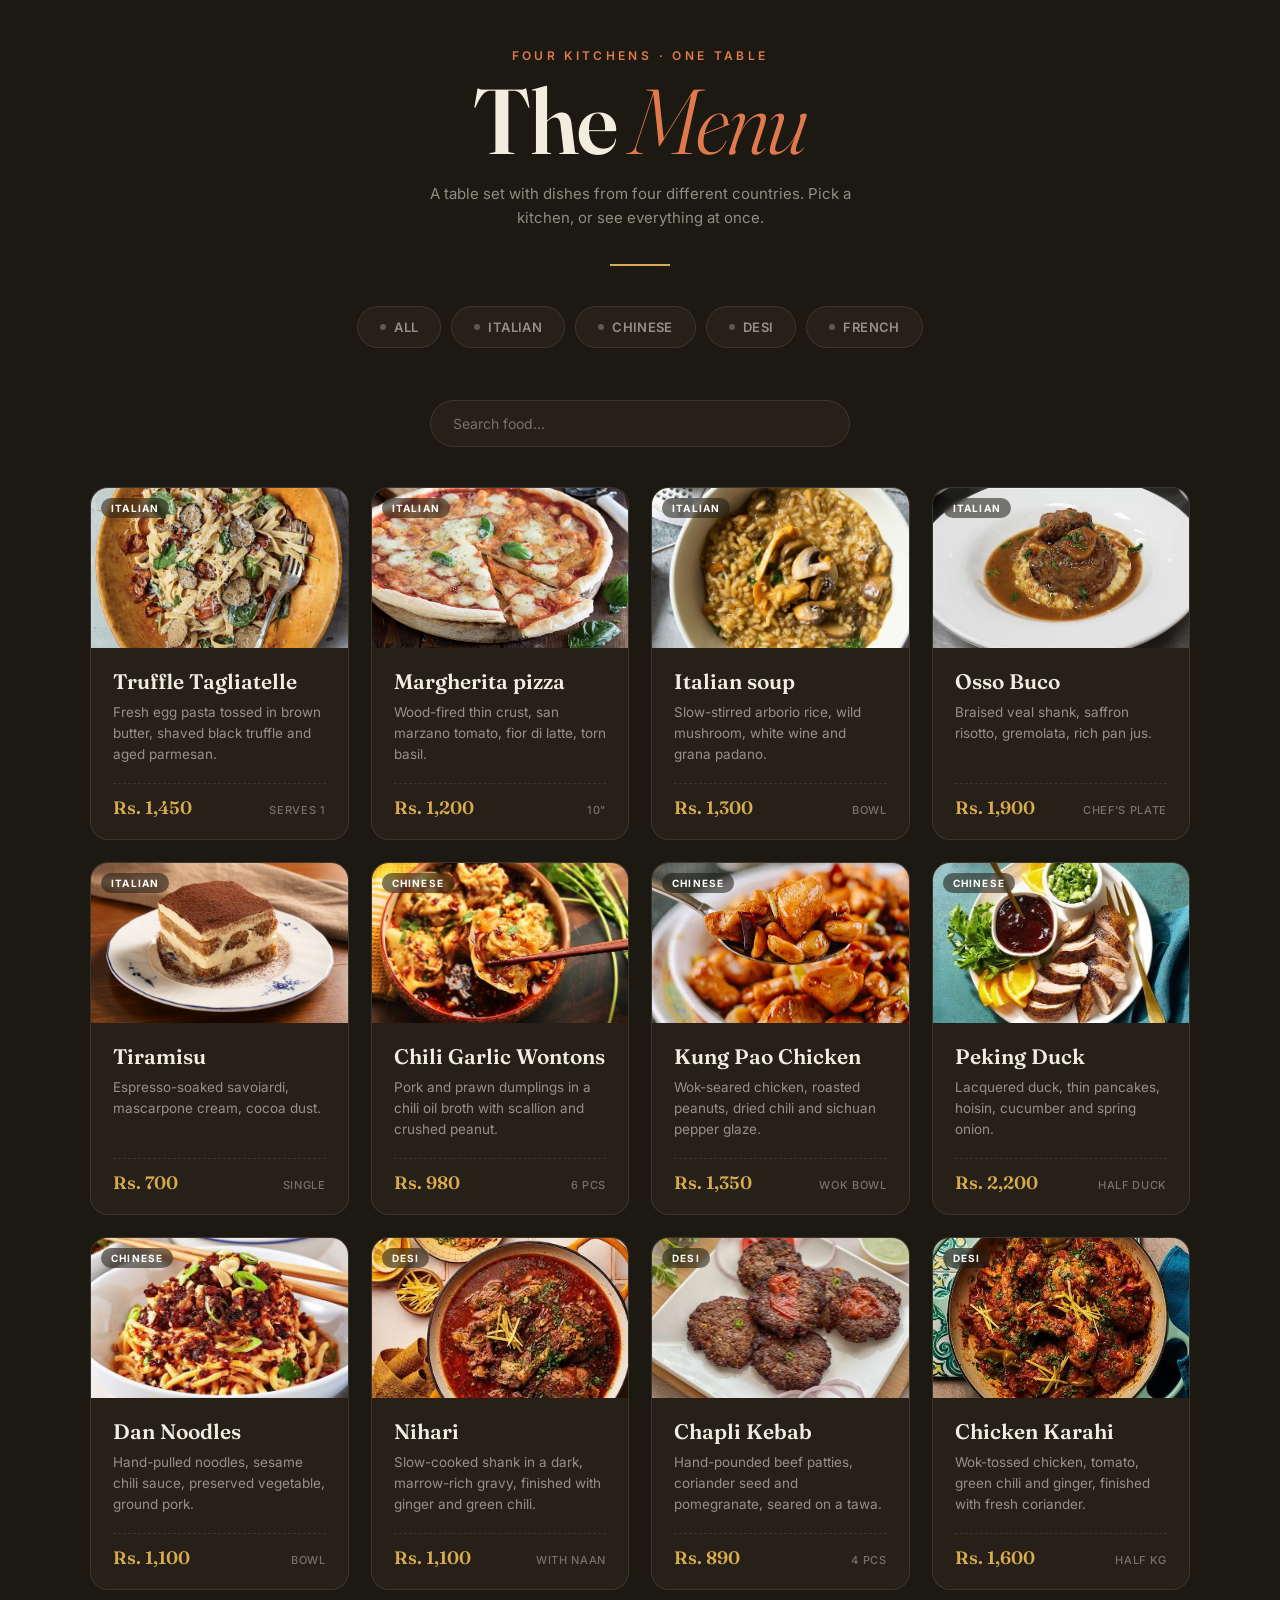
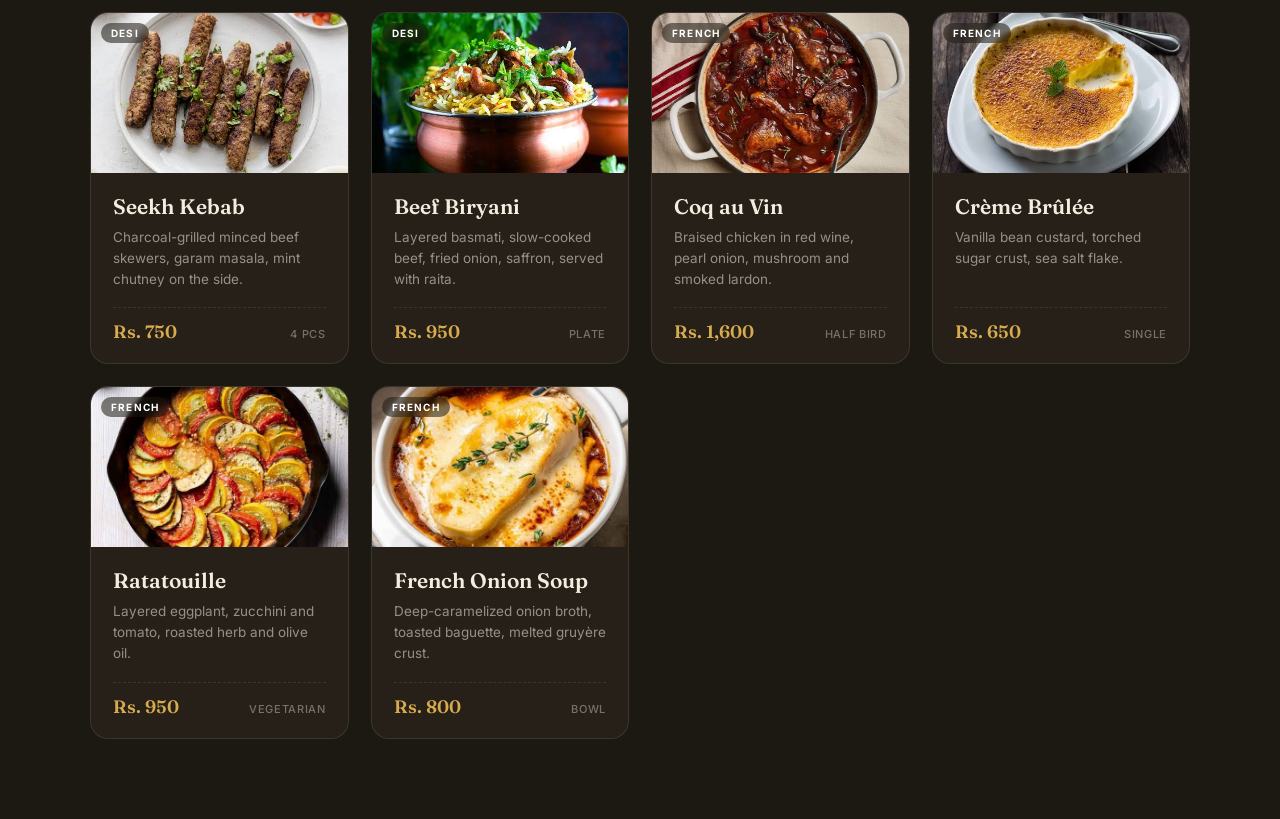
<file: Food Menu/index.html>
<!DOCTYPE html>
<html lang="en">

<head>
    <meta charset="UTF-8">
    <meta name="viewport" content="width=device-width, initial-scale=1.0">
    <title>The Menu</title>
    <link rel="preconnect" href="https://fonts.googleapis.com">
    <link
        href="https://fonts.googleapis.com/css2?family=Fraunces:opsz,wght@9..144,300;9..144,500;9..144,600;9..144,700&family=Inter:wght@400;500;600&display=swap"
        rel="stylesheet">
    <link rel="stylesheet" href="food.css">
</head>

<body>

    <div class="wrap">

        <div class="eyebrow">Four Kitchens · One Table</div>
        <h1 class="title">The <em>Menu</em></h1>
        <p class="sub">A table set with dishes from four different countries. Pick a kitchen, or see everything at once.
        </p>
        <div class="rule"></div>


        <!-- 
        <input type="radio" name="filter" id="f-all" checked>
        <input type="radio" name="filter" id="f-italian">
        <input type="radio" name="filter" id="f-chinese">
        <input type="radio" name="filter" id="f-desi">
        <input type="radio" name="filter" id="f-french"> -->

        <div class="tabs">
            <label id="all"><span class="dot"></span>All</label>
            <label id="italian"><span class="dot"></span>Italian</label>
            <label id="chinese"><span class="dot"></span>Chinese</label>
            <label id="desi"><span class="dot"></span>Desi</label>
            <label id="french"><span class="dot"></span>French</label>
        </div>
        <input type="text" id="search" class="search-bar" placeholder="Search food...">
        <div class="grid">


            <div class="card italian">
                <div class="thumb"><span class="tag">Italian</span><img src="./imgs/it1.webp" alt="Italian dish photo">
                </div>
                <div class="body">
                    <h3>Truffle Tagliatelle</h3>
                    <p>Fresh egg pasta tossed in brown butter, shaved black truffle and aged parmesan.</p>
                    <div class="price">Rs. 1,450 <span>Serves 1</span></div>
                </div>
            </div>

            <div class="card italian">
                <div class="thumb"><span class="tag">Italian</span><img src="./imgs/it2.jpg" alt="Italian dish photo">
                </div>
                <div class="body">
                    <h3>Margherita pizza</h3>
                    <p>Wood-fired thin crust, san marzano tomato, fior di latte, torn basil.</p>
                    <div class="price">Rs. 1,200 <span>10"</span></div>
                </div>
            </div>

            <div class="card italian">
                <div class="thumb"><span class="tag">Italian</span><img src="./imgs/it3.jpg" alt="Italian dish photo">
                </div>
                <div class="body">
                    <h3>Italian soup</h3>
                    <p>Slow-stirred arborio rice, wild mushroom, white wine and grana padano.</p>
                    <div class="price">Rs. 1,300 <span>Bowl</span></div>
                </div>
            </div>

            <div class="card italian">
                <div class="thumb"><span class="tag">Italian</span><img src="./imgs/it4.jfif" alt="Italian dish photo">
                </div>
                <div class="body">
                    <h3>Osso Buco</h3>
                    <p>Braised veal shank, saffron risotto, gremolata, rich pan jus.</p>
                    <div class="price">Rs. 1,900 <span>Chef's plate</span></div>
                </div>
            </div>

            <div class="card italian">
                <div class="thumb"><span class="tag">Italian</span><img src="./imgs/it5.jfif" alt="Italian dish photo">
                </div>
                <div class="body">
                    <h3>Tiramisu</h3>
                    <p>Espresso-soaked savoiardi, mascarpone cream, cocoa dust.</p>
                    <div class="price">Rs. 700 <span>Single</span></div>
                </div>
            </div>


            <div class="card chinese">
                <div class="thumb"><span class="tag">Chinese</span><img src="./imgs/ch1.jfif" alt="Chinese dish photo">
                </div>
                <div class="body">
                    <h3>Chili Garlic Wontons</h3>
                    <p>Pork and prawn dumplings in a chili oil broth with scallion and crushed peanut.</p>
                    <div class="price">Rs. 980 <span>6 pcs</span></div>
                </div>
            </div>

            <div class="card chinese">
                <div class="thumb"><span class="tag">Chinese</span><img src="./imgs/ch2.jfif" alt="Chinese dish photo">
                </div>
                <div class="body">
                    <h3>Kung Pao Chicken</h3>
                    <p>Wok-seared chicken, roasted peanuts, dried chili and sichuan pepper glaze.</p>
                    <div class="price">Rs. 1,350 <span>Wok bowl</span></div>
                </div>
            </div>

            <div class="card chinese">
                <div class="thumb"><span class="tag">Chinese</span><img src="./imgs/ch3.jfif" alt="Chinese dish photo">
                </div>
                <div class="body">
                    <h3>Peking Duck</h3>
                    <p>Lacquered duck, thin pancakes, hoisin, cucumber and spring onion.</p>
                    <div class="price">Rs. 2,200 <span>Half duck</span></div>
                </div>
            </div>


            <div class="card chinese">
                <div class="thumb"><span class="tag">Chinese</span><img src="./imgs/ch4.jfif" alt="Chinese dish photo">
                </div>
                <div class="body">
                    <h3>Dan Noodles</h3>
                    <p>Hand-pulled noodles, sesame chili sauce, preserved vegetable, ground pork.</p>
                    <div class="price">Rs. 1,100 <span>Bowl</span></div>
                </div>
            </div>



            <div class="card desi">
                <div class="thumb"><span class="tag">Desi</span><img src="./imgs/d1.webp" alt="Desi dish photo"></div>
                <div class="body">
                    <h3>Nihari</h3>
                    <p>Slow-cooked shank in a dark, marrow-rich gravy, finished with ginger and green chili.</p>
                    <div class="price">Rs. 1,100 <span>With naan</span></div>
                </div>
            </div>

            <div class="card desi">
                <div class="thumb"><span class="tag">Desi</span><img src="./imgs/d2.jfif" alt="Desi dish photo"></div>
                <div class="body">
                    <h3>Chapli Kebab</h3>
                    <p>Hand-pounded beef patties, coriander seed and pomegranate, seared on a tawa.</p>
                    <div class="price">Rs. 890 <span>4 pcs</span></div>
                </div>
            </div>

            <div class="card desi">
                <div class="thumb"><span class="tag">Desi</span><img src="./imgs/d3.jfif" alt="Desi dish photo"></div>
                <div class="body">
                    <h3>Chicken Karahi</h3>
                    <p>Wok-tossed chicken, tomato, green chili and ginger, finished with fresh coriander.</p>
                    <div class="price">Rs. 1,600 <span>Half kg</span></div>
                </div>
            </div>

            <div class="card desi">
                <div class="thumb"><span class="tag">Desi</span><img src="./imgs/d4.jfif" alt="Desi dish photo"></div>
                <div class="body">
                    <h3>Seekh Kebab</h3>
                    <p>Charcoal-grilled minced beef skewers, garam masala, mint chutney on the side.</p>
                    <div class="price">Rs. 750 <span>4 pcs</span></div>
                </div>
            </div>

            <div class="card desi">
                <div class="thumb"><span class="tag">Desi</span><img src="./imgs/d5.jfif" alt="Desi dish photo"></div>
                <div class="body">
                    <h3>Beef Biryani</h3>
                    <p>Layered basmati, slow-cooked beef, fried onion, saffron, served with raita.</p>
                    <div class="price">Rs. 950 <span>Plate</span></div>
                </div>
            </div>


            <div class="card french">
                <div class="thumb"><span class="tag">French</span><img src="./imgs/f1.jfif" alt="French dish photo"></div>
                <div class="body">
                    <h3>Coq au Vin</h3>
                    <p>Braised chicken in red wine, pearl onion, mushroom and smoked lardon.</p>
                    <div class="price">Rs. 1,600 <span>Half bird</span></div>
                </div>
            </div>

            <div class="card french">
                <div class="thumb"><span class="tag">French</span><img src="./imgs/f2.jfif" alt="French dish photo"></div>
                <div class="body">
                    <h3>Crème Brûlée</h3>
                    <p>Vanilla bean custard, torched sugar crust, sea salt flake.</p>
                    <div class="price">Rs. 650 <span>Single</span></div>
                </div>
            </div>

            <div class="card french">
                <div class="thumb"><span class="tag">French</span><img src="./imgs/f3.jfif" alt="French dish photo"></div>
                <div class="body">
                    <h3>Ratatouille</h3>
                    <p>Layered eggplant, zucchini and tomato, roasted herb and olive oil.</p>
                    <div class="price">Rs. 950 <span>Vegetarian</span></div>
                </div>
            </div>

            <div class="card french">
                <div class="thumb"><span class="tag">French</span><img src="./imgs/f4.jfif" alt="French dish photo"></div>
                <div class="body">
                    <h3>French Onion Soup</h3>
                    <p>Deep-caramelized onion broth, toasted baguette, melted gruyère crust.</p>
                    <div class="price">Rs. 800 <span>Bowl</span></div>
                </div>
            </div>


        </div>

    </div>
    <script src="food.js"></script>
</body>

</html>
</file>
<file: Food Menu/food.css>
:root {
    --ink: #f3ede0;
    --bg: #1c1812;
    --paper: #262019;
    --paper-2: #2e271e;
    --spice: #e07a4c;
    --sage: #94a878;
    --gold: #d8ac4e;
    --plum: #b56a7a;
    --line: rgba(243, 237, 224, 0.1);
    --dim: rgba(243, 237, 224, 0.55);
    --dim2: rgba(243, 237, 224, 0.4);
}

* {
    box-sizing: border-box;
}

html,
body {
    margin: 0;
    padding: 0;
}

body {
    background: var(--bg);
    color: var(--ink);
    font-family: 'Inter', sans-serif;
    min-height: 100vh;
    padding: 48px 20px 80px;
}

.wrap {
    max-width: 1100px;
    margin: 0 auto;
}


.eyebrow {
    font-size: 12px;
    letter-spacing: 0.28em;
    text-transform: uppercase;
    color: var(--spice);
    font-weight: 600;
    text-align: center;
    margin-bottom: 14px;
}

h1.title {
    font-family: 'Fraunces', serif;
    font-weight: 600;
    font-size: clamp(48px, 9vw, 92px);
    text-align: center;
    margin: 0;
    line-height: 0.95;
    letter-spacing: -0.02em;
}

h1.title em {
    font-style: italic;
    font-weight: 300;
    color: var(--spice);
}

.sub {
    text-align: center;
    max-width: 460px;
    margin: 18px auto 0;
    color: var(--dim);
    font-size: 15px;
    line-height: 1.6;
}

.rule {
    width: 60px;
    height: 2px;
    background: var(--gold);
    margin: 34px auto 40px;
}

.search-bar {
    display: block;
    width: 100%;
    max-width: 420px;
    margin: 0 auto 40px;
    padding: 14px 22px;
    border: 1px solid var(--line);
    border-radius: 999px;
    background: var(--paper);
    color: var(--ink);
    font-family: 'Inter', sans-serif;
    font-size: 14px;
    outline: none;
    transition: border-color .2s ease;
}

.search-bar::placeholder {
    color: var(--dim2);
}

.search-bar:focus {
    border-color: var(--gold);
}

#empty-msg {
    text-align: center;
    font-family: 'Fraunces', serif;
    font-size: 20px;
    color: var(--dim);
    padding: 60px 0;
}

.tabs {
    display: flex;
    justify-content: center;
    flex-wrap: wrap;
    gap: 10px;
    margin-bottom: 52px;
}

/*  
  .tabs input[type="radio"]{
    position:absolute;
    opacity:0;
    pointer-events:none;
  } */

.tabs label {
    display: inline-flex;
    align-items: center;
    gap: 8px;
    padding: 12px 22px;
    border: 1px solid var(--line);
    border-radius: 999px;
    background: var(--paper);
    font-size: 13px;
    font-weight: 600;
    letter-spacing: 0.03em;
    text-transform: uppercase;
    color: var(--dim);
    cursor: pointer;
    transition: all .2s ease;
}

.tabs label .dot {
    width: 6px;
    height: 6px;
    border-radius: 50%;
    background: currentColor;
    opacity: .5;
}

.tabs label:hover {
    border-color: var(--spice);
    color: var(--ink);
}


#f-all:checked~.tabs label[for="f-all"],
#f-italian:checked~.tabs label[for="f-italian"],
#f-chinese:checked~.tabs label[for="f-chinese"],
#f-desi:checked~.tabs label[for="f-desi"],
#f-french:checked~.tabs label[for="f-french"] {
    background: var(--gold);
    border-color: var(--gold);
    color: var(--bg);
}

.grid {
    display: grid;
    grid-template-columns: repeat(4, 10fr);
    gap: 22px;
}

.card {
    background: var(--paper);
    border: 1px solid var(--line);
    border-radius: 18px;
    overflow: hidden;
    display: flex;
    flex-direction: column;
    transition: transform .2s ease, box-shadow .2s ease, border-color .2s ease;
}

.card:hover {
    transform: translateY(-4px);
    box-shadow: 0 14px 34px rgba(0, 0, 0, 0.35);
    border-color: var(--line);
}


.thumb {
    height: 160px;
    position: relative;
    background: var(--paper-2);
}

.thumb img {
    width: 100%;
    height: 100%;
    object-fit: cover;
    display: block;
}

.thumb .tag {
    position: absolute;
    top: 10px;
    left: 10px;
    font-size: 10px;
    font-weight: 700;
    letter-spacing: 0.12em;
    text-transform: uppercase;
    padding: 4px 10px;
    border-radius: 999px;
    background: rgba(28, 24, 18, 0.55);
    color: #fff;
    backdrop-filter: blur(2px);
}

.body {
    padding: 20px 22px 20px;
    display: flex;
    flex-direction: column;
    gap: 8px;
    flex-grow: 1;
}

.card h3 {
    font-family: 'Fraunces', serif;
    font-weight: 600;
    font-size: 21px;
    margin: 0;
}

.card p {
    margin: 0;
    font-size: 13.5px;
    line-height: 1.55;
    color: var(--dim);
    flex-grow: 1;
}

.card .price {
    margin-top: 10px;
    display: flex;
    align-items: baseline;
    justify-content: space-between;
    border-top: 1px dashed var(--line);
    padding-top: 12px;
    font-family: 'Fraunces', serif;
    font-size: 18px;
    font-weight: 600;
    color: var(--gold);
}

.card .price span {
    font-family: 'Inter', sans-serif;
    font-size: 11px;
    font-weight: 500;
    letter-spacing: 0.06em;
    text-transform: uppercase;
    color: var(--dim2);
}



@media (max-width: 860px) {
    .grid {
        grid-template-columns: repeat(2, 1fr);
    }
}

@media (max-width: 560px) {
    .grid {
        grid-template-columns: 1fr;
    }

    .tabs {
        gap: 8px;
    }

    .tabs label {
        padding: 10px 16px;
        font-size: 12px;
    }
}
</file>
